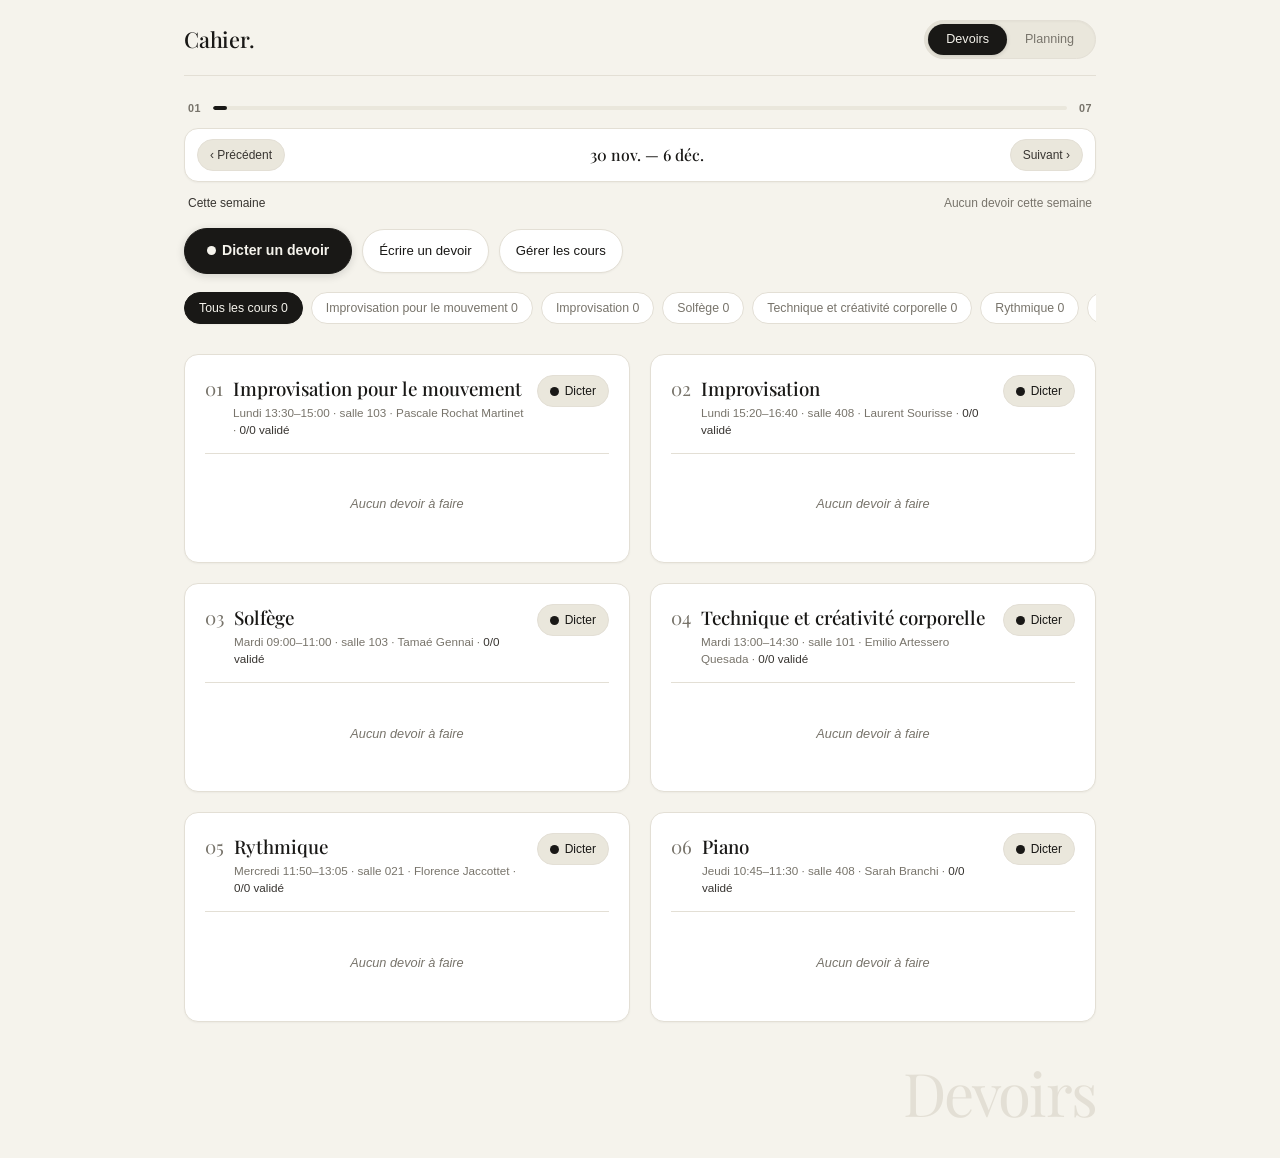
<file: index.html>
<!DOCTYPE html>
<html lang="fr">
  <head>
    <meta charset="UTF-8" />
    <meta name="viewport" content="width=device-width, initial-scale=1, viewport-fit=cover" />
    <meta name="theme-color" content="#f4f2ec" />
    <meta name="apple-mobile-web-app-capable" content="yes" />
    <meta name="mobile-web-app-capable" content="yes" />
    <meta name="apple-mobile-web-app-status-bar-style" content="default" />
    <meta name="apple-mobile-web-app-title" content="Cahier" />
    <title>Cahier</title>
    <link rel="manifest" href="./manifest.json" />
    <link rel="icon" href="./icon.svg" type="image/svg+xml" />
    <link rel="apple-touch-icon" href="./icon-180.png" />
    <link rel="preconnect" href="https://fonts.googleapis.com" />
    <link rel="preconnect" href="https://fonts.gstatic.com" crossorigin />
    <link href="https://fonts.googleapis.com/css2?family=Playfair+Display:ital,wght@0,400;0,500;1,400&display=swap" rel="stylesheet" />
    <link rel="stylesheet" href="./styles.css?v=16" />
  </head>
  <body>
    <div class="app">
      <header class="mast">
        <button type="button" class="brand" id="brand-home" title="Accueil - Devoirs">Cahier.</button>
        <nav class="tabs" aria-label="Sections">
          <button type="button" data-tab="homework" class="active">Devoirs</button>
          <button type="button" data-tab="planning">Planning</button>
        </nav>
      </header>

      <div class="timeline">
        <span>01</span>
        <div class="timeline-track">
          <div id="progress-bar" class="timeline-dot"></div>
        </div>
        <span>07</span>
      </div>

      <div class="week-bar">
        <button type="button" id="prev-week" aria-label="Semaine précédente">‹ Précédent</button>
        <button type="button" id="week-label" title="Revenir à cette semaine"></button>
        <button type="button" id="next-week" aria-label="Semaine suivante">Suivant ›</button>
      </div>
      <div class="hint-bar">
        <span id="today-hint" class="hint"></span>
        <span id="progress-text" class="hint">Aucun devoir</span>
      </div>

      <div id="view-homework">
        <div class="actions">
          <button type="button" id="record" aria-pressed="false">
            <span class="mic-dot" aria-hidden="true"></span>
            <span id="record-label">Dicter un devoir</span>
          </button>
          <button type="button" id="add-text">Écrire un devoir</button>
          <button type="button" id="manage-classes">Gérer les cours</button>
        </div>
        <p id="dictation-live" class="dictation-live" hidden aria-live="polite"></p>
        <div class="filters" id="filters" aria-label="Cours"></div>
        <main id="list" class="grid"></main>
      </div>

      <div id="view-planning" hidden>
        <div class="actions">
          <button type="button" id="add-slot" class="primary">Ajouter un horaire</button>
          <button type="button" id="manage-classes-planning">Gérer les cours</button>
        </div>
        <div id="schedule" class="grid"></div>
      </div>

      <h1 class="display" id="page-word">Devoirs</h1>
    </div>

    <div id="sheet" class="sheet" hidden style="display: none;">
      <div class="sheet-backdrop" data-close="sheet"></div>
      <form id="homework-form" class="sheet-panel" autocomplete="off">
        <button type="button" class="sheet-close" data-close="sheet">Fermer</button>
        <h2 id="sheet-title">Nouveau devoir</h2>
        <label class="field">
          <span>Consigne</span>
          <textarea id="notes" rows="4" placeholder="Qu’est-ce qu’il faut travailler ?"></textarea>
        </label>
        <fieldset class="field">
          <legend>Cours</legend>
          <div id="class-picks" class="picks"></div>
        </fieldset>
        <div class="sheet-actions">
          <button type="button" data-close="sheet">Annuler</button>
          <button type="submit" class="primary">Enregistrer le devoir</button>
        </div>
      </form>
    </div>

    <div id="class-sheet" class="sheet" hidden style="display: none;">
      <div class="sheet-backdrop" data-close="classes"></div>
      <div class="sheet-panel">
        <button type="button" class="sheet-close" data-close="classes">Fermer</button>
        <h2>Cours</h2>
        <p class="hint">Ces cours servent au planning et au classement des devoirs.</p>
        <ul id="class-list" class="plain-list"></ul>
        <form id="class-form" autocomplete="off">
          <label class="field">
            <span>Nouveau cours</span>
            <input id="class-name" type="text" maxlength="40" placeholder="Ex. Arrangement" required />
          </label>
          <div class="sheet-actions">
            <button type="button" data-close="classes">Fermer</button>
            <button type="submit" class="primary">Ajouter le cours</button>
          </div>
        </form>
      </div>
    </div>

    <div id="slot-sheet" class="sheet" hidden style="display: none;">
      <div class="sheet-backdrop" data-close="slot"></div>
      <form id="slot-form" class="sheet-panel" autocomplete="off">
        <button type="button" class="sheet-close" data-close="slot">Fermer</button>
        <h2 id="slot-title">Horaire</h2>
        <fieldset class="field">
          <legend>Jour</legend>
          <div id="day-picks" class="picks"></div>
        </fieldset>
        <div class="field-row">
          <label class="field">
            <span>Début</span>
            <input id="slot-start" type="time" required />
          </label>
          <label class="field">
            <span>Fin</span>
            <input id="slot-end" type="time" required />
          </label>
        </div>
        <fieldset class="field">
          <legend>Cours</legend>
          <div id="slot-class-picks" class="picks"></div>
        </fieldset>
        <label class="field">
          <span>Salle</span>
          <input id="slot-room" type="text" maxlength="20" placeholder="Ex. 408" />
        </label>
        <label class="field">
          <span>Prof / note</span>
          <input id="slot-notes" type="text" maxlength="80" placeholder="Ex. Tamaé Gennai" />
        </label>
        <div class="sheet-actions">
          <button type="button" data-close="slot">Annuler</button>
          <button type="submit" class="primary" id="slot-submit">Ajouter l’horaire</button>
        </div>
      </form>
    </div>

    <p id="toast" class="toast" role="status" hidden style="display: none;"></p>
    <script type="module" src="./js/app.js?v=16"></script>
    <script>
      if ('serviceWorker' in navigator) {
        navigator.serviceWorker.register('./sw.js?v=11', { updateViaCache: 'none' }).then(function (reg) {
          reg.update();
        });
        navigator.serviceWorker.addEventListener('controllerchange', function () {
          window.location.reload();
        });
      }
    </script>
  </body>
</html>
</file>
<file: styles.css>
:root {
  --bg: #f5f3ec;
  --bg-card: #ffffff;
  --bg-subtle: #eae7dc;
  --bg-hover: #edeae0;
  --ink: #191816;
  --ink-soft: #383531;
  --muted: #78746b;
  --line: #e3dfd5;
  --line-strong: #191816;
  --safe-top: env(safe-area-inset-top, 0px);
  --safe-bottom: env(safe-area-inset-bottom, 0px);
  --sans: -apple-system, BlinkMacSystemFont, "SF Pro Text", "Helvetica Neue", Helvetica, Arial, sans-serif;
  --serif: "Playfair Display", Georgia, "Times New Roman", serif;

  --color-done: #205c38;
  --color-done-bg: #eaf4ed;
  --color-done-border: #bfe0cc;

  --color-repeat: #945708;
  --color-repeat-bg: #fdf3e2;
  --color-repeat-border: #f4d9b4;

  --color-todo: #4c4842;
  --color-todo-bg: #ece9df;
  --color-todo-border: #ded8cb;

  --color-danger: #a82828;
  --color-danger-bg: #fdf0f0;
  --color-danger-border: #f8cfcf;

  --shadow-sm: 0 1px 2px rgba(25, 24, 22, 0.04);
  --shadow-md: 0 4px 16px rgba(25, 24, 22, 0.06), 0 1px 3px rgba(25, 24, 22, 0.03);
  --radius-sm: 6px;
  --radius-md: 10px;
  --radius-lg: 14px;
  --radius-pill: 999px;
}

* {
  box-sizing: border-box;
  -webkit-tap-highlight-color: transparent;
}

[hidden] {
  display: none !important;
}

html, body {
  margin: 0;
  min-height: 100%;
  background: var(--bg);
  color: var(--ink);
  font: 15px/1.5 var(--sans);
  text-rendering: optimizeLegibility;
  -webkit-font-smoothing: antialiased;
}

.app {
  max-width: 960px;
  min-height: 100vh;
  margin: 0 auto;
  background: var(--bg);
  padding: calc(20px + var(--safe-top)) 24px calc(36px + var(--safe-bottom));
}

/* Base button & inputs */
button, textarea, input {
  font: inherit;
  color: inherit;
}

button {
  display: inline-flex;
  align-items: center;
  justify-content: center;
  gap: 6px;
  padding: 8px 14px;
  border: 1px solid transparent;
  border-radius: var(--radius-pill);
  background: none;
  cursor: pointer;
  font-weight: 500;
  font-size: 0.88rem;
  transition: all 0.15s ease;
  user-select: none;
  touch-action: manipulation;
}

button:active {
  transform: scale(0.97);
}

button:disabled {
  opacity: 0.35;
  cursor: not-allowed;
  transform: none;
}

/* Masthead & Branding */
.mast {
  display: flex;
  justify-content: space-between;
  align-items: center;
  margin-bottom: 24px;
  padding-bottom: 16px;
  border-bottom: 1px solid var(--line);
}

button.brand,
.brand {
  margin: 0;
  padding: 0;
  background: transparent;
  border: 0;
  color: var(--ink);
  font-family: var(--serif);
  font-size: 1.45rem;
  letter-spacing: -0.01em;
  font-weight: 500;
  cursor: pointer;
  text-align: left;
  line-height: 1.2;
}

/* Tabs / Segmented Control */
.tabs {
  display: inline-flex;
  background: var(--bg-subtle);
  padding: 3px;
  border-radius: var(--radius-pill);
  border: 1px solid var(--line);
  box-shadow: inset 0 1px 2px rgba(0,0,0,0.03);
}

.tabs button {
  padding: 6px 18px;
  border: 0;
  border-radius: var(--radius-pill);
  font-size: 0.84rem;
  font-weight: 500;
  color: var(--muted);
  background: transparent;
}

.tabs button.active {
  background: var(--ink);
  color: var(--bg);
  box-shadow: 0 1px 4px rgba(0,0,0,0.15);
}

/* Week Navigator Bar */
.week-bar {
  display: flex;
  align-items: center;
  justify-content: space-between;
  gap: 10px;
  padding: 8px 12px;
  background: var(--bg-card);
  border: 1px solid var(--line);
  border-radius: var(--radius-lg);
  box-shadow: var(--shadow-sm);
  margin-bottom: 12px;
}

.week-bar button {
  padding: 6px 12px;
  font-size: 0.84rem;
  color: var(--ink-soft);
}

#prev-week, #next-week {
  background: var(--bg-subtle);
  border: 1px solid var(--line);
  padding: 6px 12px;
  font-size: 0.8rem;
  border-radius: var(--radius-pill);
}

#week-label {
  font-family: var(--serif);
  font-size: 1.05rem;
  font-weight: 500;
  border: 0;
  padding: 6px 12px;
  border-radius: var(--radius-pill);
  color: var(--ink);
}

#week-label:hover {
  background: var(--bg-subtle);
}

/* Timeline & Progress Indicator */
.timeline {
  display: grid;
  grid-template-columns: auto 1fr auto;
  align-items: center;
  gap: 12px;
  color: var(--muted);
  font-size: 0.72rem;
  font-weight: 600;
  letter-spacing: 0.05em;
  margin-bottom: 12px;
  padding: 0 4px;
}

.timeline-track {
  position: relative;
  height: 4px;
  background: var(--bg-subtle);
  border-radius: var(--radius-pill);
  overflow: hidden;
}

.timeline-dot {
  position: absolute;
  top: 0;
  left: 0;
  height: 100%;
  width: 14px;
  border-radius: var(--radius-pill);
  background: var(--ink);
  transition: left 0.3s cubic-bezier(0.4, 0, 0.2, 1);
}

.hint-bar {
  display: flex;
  justify-content: space-between;
  align-items: baseline;
  padding: 0 4px;
  margin-bottom: 16px;
}

.hint {
  margin: 0;
  color: var(--muted);
  font-size: 0.8rem;
}

#today-hint {
  font-weight: 500;
  color: var(--ink-soft);
}

/* Hero Actions Bar */
.actions {
  display: flex;
  flex-wrap: wrap;
  gap: 10px;
  align-items: center;
  margin: 16px 0 18px;
}

/* Dictate Hero Button */
#record {
  min-height: 46px;
  padding: 10px 22px;
  background: var(--ink);
  color: var(--bg);
  border-radius: var(--radius-pill);
  font-weight: 600;
  font-size: 0.94rem;
  box-shadow: 0 2px 8px rgba(25, 24, 22, 0.16);
  border: 1px solid var(--ink);
}

#record.active {
  background: #b91c1c;
  color: #ffffff;
  border-color: #991b1b;
  box-shadow: 0 0 0 4px rgba(185, 28, 28, 0.2);
  animation: pulse-recording 1.8s infinite;
}

@keyframes pulse-recording {
  0% { transform: scale(1); }
  50% { transform: scale(1.02); }
  100% { transform: scale(1); }
}

.mic-dot {
  display: inline-block;
  width: 9px;
  height: 9px;
  border-radius: 50%;
  background: currentColor;
}

/* Secondary Action Buttons */
#add-text, #manage-classes, #add-slot, #manage-classes-planning {
  min-height: 44px;
  padding: 9px 16px;
  background: var(--bg-card);
  border: 1px solid var(--line);
  color: var(--ink);
  border-radius: var(--radius-pill);
  font-size: 0.88rem;
  box-shadow: var(--shadow-sm);
}

#add-text:hover, #manage-classes:hover, #add-slot:hover, #manage-classes-planning:hover {
  background: var(--bg-hover);
}

#add-slot {
  background: var(--ink);
  color: var(--bg);
  border-color: var(--ink);
}

/* Live Dictation Feedback */
.dictation-live {
  display: none !important;
}

.dictation-live:not([hidden]) {
  display: block !important;
  margin: 0 0 16px;
  padding: 12px 16px;
  background: var(--bg-card);
  border: 1px solid var(--line);
  border-left: 3px solid var(--ink);
  border-radius: var(--radius-md);
  font-family: var(--serif);
  font-size: 1.05rem;
  font-style: italic;
  color: var(--ink);
  box-shadow: var(--shadow-sm);
}

/* Horizontal Filters */
.filters {
  display: flex;
  gap: 8px;
  overflow-x: auto;
  padding-bottom: 6px;
  margin-bottom: 24px;
  scrollbar-width: none;
  -webkit-overflow-scrolling: touch;
}

.filters::-webkit-scrollbar {
  display: none;
}

.filters button {
  white-space: nowrap;
  padding: 6px 14px;
  font-size: 0.82rem;
  background: var(--bg-card);
  border: 1px solid var(--line);
  border-radius: var(--radius-pill);
  color: var(--muted);
  font-weight: 500;
}

.filters button.active {
  background: var(--ink);
  color: var(--bg);
  border-color: var(--ink);
  box-shadow: var(--shadow-sm);
}

/* Grid Layout */
.grid {
  display: grid;
  grid-template-columns: repeat(2, minmax(0, 1fr));
  gap: 20px;
}

/* Course Card (Devoirs View) */
.course-card {
  display: flex;
  flex-direction: column;
  background: var(--bg-card);
  border: 1px solid var(--line);
  border-radius: var(--radius-lg);
  padding: 20px;
  box-shadow: var(--shadow-sm);
  transition: border-color 0.15s ease, box-shadow 0.15s ease;
}

.course-card:hover {
  border-color: #d1ccbe;
  box-shadow: var(--shadow-md);
}

.course-head {
  display: flex;
  justify-content: space-between;
  align-items: flex-start;
  gap: 12px;
  padding-bottom: 14px;
  border-bottom: 1px solid var(--line);
  margin-bottom: 12px;
}

.course-info {
  display: flex;
  align-items: baseline;
  gap: 10px;
  min-width: 0;
}

.course-index {
  font-family: var(--serif);
  font-size: 1.25rem;
  color: var(--muted);
  font-weight: 400;
}

.course-title {
  margin: 0;
  font-family: var(--serif);
  font-size: 1.25rem;
  font-weight: 500;
  line-height: 1.25;
}

.course-meta {
  margin: 3px 0 0;
  color: var(--muted);
  font-size: 0.78rem;
}

.course-counter {
  font-weight: 500;
  color: var(--ink-soft);
}

/* Button to dictate for a single course */
.btn-dictate-course {
  flex-shrink: 0;
  padding: 6px 12px;
  font-size: 0.8rem;
  background: var(--bg-subtle);
  border: 1px solid var(--line);
  border-radius: var(--radius-pill);
  color: var(--ink);
}

.btn-dictate-course:hover {
  background: var(--ink);
  color: var(--bg);
  border-color: var(--ink);
}

.course-body {
  display: flex;
  flex-direction: column;
  gap: 10px;
}

.course-empty {
  padding: 16px 0;
  color: var(--muted);
  font-size: 0.85rem;
  font-style: italic;
  text-align: center;
}

/* Homework Item Card */
.item {
  background: #faf9f6;
  border: 1px solid var(--line);
  border-radius: var(--radius-md);
  padding: 12px 14px;
  transition: all 0.15s ease;
}

.item-done {
  background: #fdfdfc;
  opacity: 0.65;
  border-color: #ece8de;
}

.item-done .item-notes {
  text-decoration: line-through;
  color: var(--muted);
}

.item-repeat {
  border-left: 3px solid var(--color-repeat);
}

.item-head {
  display: flex;
  justify-content: space-between;
  align-items: center;
  gap: 8px;
  margin-bottom: 8px;
}

/* Status Badges */
.badge {
  display: inline-flex;
  align-items: center;
  gap: 5px;
  padding: 3px 8px;
  font-size: 0.72rem;
  font-weight: 600;
  border-radius: var(--radius-pill);
  letter-spacing: 0.02em;
  text-transform: uppercase;
}

.badge-todo {
  background: var(--color-todo-bg);
  color: var(--color-todo);
  border: 1px solid var(--color-todo-border);
}

.badge-repeat {
  background: var(--color-repeat-bg);
  color: var(--color-repeat);
  border: 1px solid var(--color-repeat-border);
}

.badge-done {
  background: var(--color-done-bg);
  color: var(--color-done);
  border: 1px solid var(--color-done-border);
}

.badge-repeat-count {
  font-size: 0.72rem;
  color: var(--color-repeat);
  font-weight: 600;
}

.item-notes {
  margin: 0 0 12px;
  font-size: 0.95rem;
  line-height: 1.45;
  color: var(--ink);
  word-break: break-word;
}

/* Tactile Item Action Buttons */
.item-actions {
  display: flex;
  flex-wrap: wrap;
  gap: 6px;
  align-items: center;
}

.btn-action {
  min-height: 32px;
  padding: 5px 10px;
  font-size: 0.78rem;
  border-radius: var(--radius-pill);
  background: var(--bg-card);
  border: 1px solid var(--line);
  color: var(--ink-soft);
}

.btn-action:hover {
  background: var(--bg-hover);
  border-color: #cfcaba;
}

.btn-validate {
  background: var(--color-done-bg);
  color: var(--color-done);
  border-color: var(--color-done-border);
  font-weight: 600;
}

.btn-validate:hover {
  background: var(--color-done);
  color: #ffffff;
  border-color: var(--color-done);
}

.btn-undo {
  background: var(--bg-card);
  color: var(--muted);
  border-color: var(--line);
}

.btn-repeat {
  background: var(--color-repeat-bg);
  color: var(--color-repeat);
  border-color: var(--color-repeat-border);
}

.btn-repeat:hover {
  background: var(--color-repeat);
  color: #ffffff;
  border-color: var(--color-repeat);
}

.btn-postpone {
  color: var(--muted);
}

.btn-delete {
  color: var(--color-danger);
  border-color: transparent;
  padding: 5px 8px;
}

.btn-delete:hover {
  background: var(--color-danger-bg);
  border-color: var(--color-danger-border);
}

/* Planning View (Emploi du temps) */
#schedule {
  display: flex;
  flex-direction: column;
  gap: 20px;
}

.day-row {
  background: var(--bg-card);
  border: 1px solid var(--line);
  border-radius: var(--radius-lg);
  padding: 20px;
  box-shadow: var(--shadow-sm);
}

.day-row.is-today {
  border-color: var(--ink);
  box-shadow: 0 0 0 1px var(--ink), var(--shadow-sm);
}

.day-head {
  display: flex;
  justify-content: space-between;
  align-items: baseline;
  gap: 12px;
  padding-bottom: 12px;
  border-bottom: 1px solid var(--line);
  margin-bottom: 12px;
}

.day-title {
  display: flex;
  align-items: center;
  gap: 10px;
  margin: 0;
  font-family: var(--serif);
  font-size: 1.35rem;
  font-weight: 500;
}

.today-tag {
  display: inline-block;
  padding: 2px 8px;
  font-family: var(--sans);
  font-size: 0.68rem;
  font-weight: 700;
  text-transform: uppercase;
  letter-spacing: 0.04em;
  background: var(--ink);
  color: var(--bg);
  border-radius: var(--radius-pill);
}

.day-date {
  color: var(--muted);
  font-size: 0.84rem;
}

.day-slots {
  display: flex;
  flex-direction: column;
  gap: 12px;
}

.empty-day {
  margin: 0;
  padding: 8px 0;
  color: var(--muted);
  font-size: 0.85rem;
  font-style: italic;
}

/* Slot Card (2-step display: 1. Overview / 2. Details on tap) */
.slot-card {
  background: #faf9f6;
  border: 1px solid var(--line);
  border-radius: var(--radius-md);
  overflow: hidden;
  transition: border-color 0.15s ease, box-shadow 0.15s ease, background-color 0.15s ease;
}

.slot-card.is-expanded {
  background: #ffffff;
  border-color: #cfc8ba;
  box-shadow: var(--shadow-md);
}

/* 1ère étape : En-tête / Résumé synthétique cliquable */
.slot-summary {
  display: flex;
  align-items: center;
  justify-content: space-between;
  gap: 12px;
  padding: 12px 14px;
  cursor: pointer;
  user-select: none;
  touch-action: manipulation;
  transition: background-color 0.12s ease;
}

.slot-summary:hover {
  background: rgba(0, 0, 0, 0.025);
}

.slot-summary:active {
  background: rgba(0, 0, 0, 0.05);
}

.slot-summary-main {
  display: flex;
  flex-direction: column;
  gap: 4px;
  min-width: 0;
  flex: 1;
}

.slot-summary-top {
  display: flex;
  align-items: center;
  gap: 8px;
  flex-wrap: wrap;
}

.slot-time {
  display: inline-block;
  font-weight: 600;
  font-size: 0.82rem;
  color: var(--ink);
  background: var(--bg-card);
  padding: 2px 8px;
  border: 1px solid var(--line);
  border-radius: var(--radius-sm);
  font-variant-numeric: tabular-nums;
  flex-shrink: 0;
}

.slot-title {
  margin: 0;
  font-size: 1.05rem;
  font-weight: 600;
  color: var(--ink);
  line-height: 1.3;
}

.slot-location {
  margin: 0;
  display: flex;
  flex-wrap: wrap;
  gap: 6px;
  align-items: center;
  font-size: 0.8rem;
  color: var(--muted);
}

.slot-tag {
  background: var(--bg-card);
  border: 1px solid var(--line);
  padding: 1px 6px;
  border-radius: 4px;
  font-weight: 500;
  color: var(--ink-soft);
}

.slot-prof {
  color: var(--muted);
}

.slot-summary-side {
  display: flex;
  align-items: center;
  gap: 8px;
  flex-shrink: 0;
}

/* Badge résumé devoirs dans l'en-tête */
.slot-hw-pill {
  display: inline-flex;
  align-items: center;
  padding: 3px 8px;
  border-radius: var(--radius-pill);
  font-size: 0.75rem;
  font-weight: 600;
  letter-spacing: 0.01em;
  white-space: nowrap;
}

.slot-hw-pill.is-none {
  background: var(--bg-subtle);
  color: var(--muted);
}

.slot-hw-pill.is-pending {
  background: var(--color-repeat-bg);
  color: var(--color-repeat);
  border: 1px solid var(--color-repeat-border);
}

.slot-hw-pill.is-done {
  background: var(--color-done-bg);
  color: var(--color-done);
  border: 1px solid var(--color-done-border);
}

/* Chevron d'indication */
.slot-chevron {
  display: inline-flex;
  align-items: center;
  justify-content: center;
  width: 20px;
  height: 20px;
  font-size: 1.15rem;
  font-weight: 600;
  color: var(--muted);
  line-height: 1;
  transition: transform 0.2s cubic-bezier(0.2, 0, 0, 1), color 0.15s ease;
  transform-origin: center;
}

.slot-card.is-expanded .slot-chevron {
  transform: rotate(90deg);
  color: var(--ink);
}

/* 2ème étape : Volet détaillé des devoirs (déplié sur clic) */
.slot-details {
  border-top: 1px solid var(--line);
  background: #faf8f4;
  padding: 16px;
  animation: slot-open 0.18s ease-out;
}

@keyframes slot-open {
  from {
    opacity: 0;
    transform: translateY(-4px);
  }
  to {
    opacity: 1;
    transform: translateY(0);
  }
}

.slot-details-head {
  display: flex;
  justify-content: space-between;
  align-items: center;
  gap: 10px;
  margin-bottom: 12px;
  flex-wrap: wrap;
}

.slot-details-title h4 {
  margin: 0;
  font-family: var(--serif);
  font-size: 1.05rem;
  font-weight: 500;
  color: var(--ink);
}

.slot-details-count {
  display: block;
  font-size: 0.78rem;
  color: var(--muted);
  margin-top: 2px;
}

.slot-details-quick-actions {
  display: flex;
  gap: 6px;
  align-items: center;
}

.btn-dictate-sm {
  background: var(--ink);
  color: var(--bg);
  border-color: var(--ink);
  padding: 5px 12px;
  font-size: 0.8rem;
  font-weight: 500;
  border-radius: var(--radius-pill);
}

.btn-dictate-sm:hover {
  background: #333;
}

.btn-write-sm {
  background: var(--bg-card);
  color: var(--ink);
  border: 1px solid var(--line);
  padding: 5px 12px;
  font-size: 0.8rem;
  font-weight: 500;
  border-radius: var(--radius-pill);
}

.btn-write-sm:hover {
  background: var(--bg-hover);
  border-color: var(--ink);
}

/* Cartes individuelles des devoirs dans le créneau */
.slot-hw-list {
  display: flex;
  flex-direction: column;
  gap: 10px;
}

.slot-hw-card {
  background: var(--bg-card);
  border: 1px solid var(--line);
  border-radius: var(--radius-md);
  padding: 12px 14px;
  box-shadow: var(--shadow-sm);
  transition: all 0.15s ease;
}

.slot-hw-card.item-done {
  opacity: 0.82;
  background: #fafaf8;
}

.slot-hw-top {
  display: flex;
  align-items: center;
  justify-content: space-between;
  gap: 8px;
  margin-bottom: 8px;
}

.slot-hw-text {
  margin: 0 0 10px;
  font-size: 0.95rem;
  line-height: 1.45;
  color: var(--ink);
}

.slot-hw-card.item-done .slot-hw-text {
  text-decoration: line-through;
  color: var(--muted);
}

.slot-hw-empty {
  padding: 18px 12px;
  text-align: center;
  background: var(--bg-card);
  border: 1px dashed var(--line);
  border-radius: var(--radius-md);
  margin-bottom: 10px;
}

.slot-hw-empty p {
  margin: 0 0 10px;
  color: var(--muted);
  font-size: 0.85rem;
  font-style: italic;
}

/* Pied de carte : gestion d'horaire discrète */
.slot-footer {
  display: flex;
  justify-content: flex-end;
  gap: 14px;
  margin-top: 14px;
  padding-top: 10px;
  border-top: 1px dashed var(--line);
}

.btn-subtle {
  background: none;
  border: none;
  padding: 4px 6px;
  font-size: 0.78rem;
  color: var(--muted);
  cursor: pointer;
  border-radius: var(--radius-sm);
  transition: color 0.15s ease;
}

.btn-subtle:hover {
  color: var(--ink);
  text-decoration: underline;
}

.btn-danger-subtle:hover {
  color: var(--color-danger);
  text-decoration: underline;
}

/* Bottom decorative watermark */
.display {
  margin: 40px 0 0;
  font-family: var(--serif);
  font-weight: 400;
  font-size: clamp(2.4rem, 8vw, 4rem);
  line-height: 1;
  letter-spacing: -0.03em;
  text-align: right;
  color: var(--line);
  user-select: none;
  pointer-events: none;
}

/* Sheets & Modal Dialogs */
.sheet {
  display: none !important;
}

.sheet.is-open {
  position: fixed !important;
  inset: 0 !important;
  z-index: 100 !important;
  display: flex !important;
  align-items: flex-end !important;
  justify-content: center !important;
}

.sheet-backdrop {
  position: absolute;
  inset: 0;
  background: rgba(25, 24, 22, 0.45);
  backdrop-filter: blur(4px);
  -webkit-backdrop-filter: blur(4px);
  cursor: pointer;
  touch-action: manipulation;
}

.sheet-panel {
  position: relative;
  width: 100%;
  max-width: 600px;
  max-height: 88vh;
  overflow-y: auto;
  background: var(--bg);
  border-radius: 20px 20px 0 0;
  padding: 24px 24px calc(28px + var(--safe-bottom));
  box-shadow: 0 -4px 24px rgba(0, 0, 0, 0.12);
  z-index: 1;
}

.sheet-panel h2 {
  margin: 0 0 16px;
  font-family: var(--serif);
  font-size: 1.85rem;
  font-weight: 500;
}

.sheet-close {
  position: absolute;
  top: 18px;
  right: 18px;
  padding: 8px 16px;
  background: var(--bg-card);
  border: 1px solid var(--line);
  font-size: 0.85rem;
  font-weight: 500;
  cursor: pointer;
  z-index: 2;
  touch-action: manipulation;
}

.field, fieldset.field {
  display: block;
  margin: 16px 0;
  border: 0;
  padding: 0;
}

.field span, .field legend {
  display: block;
  margin-bottom: 6px;
  color: var(--muted);
  font-size: 0.8rem;
  font-weight: 600;
  text-transform: uppercase;
  letter-spacing: 0.03em;
}

textarea, input[type="text"], input[type="time"] {
  width: 100%;
  padding: 10px 12px;
  background: var(--bg-card);
  border: 1px solid var(--line);
  border-radius: var(--radius-md);
  font-size: 0.95rem;
  color: var(--ink);
  transition: border-color 0.15s ease, box-shadow 0.15s ease;
}

textarea:focus, input[type="text"]:focus, input[type="time"]:focus {
  outline: none;
  border-color: var(--ink);
  box-shadow: 0 0 0 3px rgba(25, 24, 22, 0.08);
}

.field-row {
  display: grid;
  grid-template-columns: 1fr 1fr;
  gap: 12px;
}

.sheet-actions {
  display: flex;
  gap: 10px;
  margin-top: 24px;
}

.sheet-actions button {
  flex: 1;
  min-height: 44px;
}

.sheet-actions button.primary {
  background: var(--ink);
  color: var(--bg);
  border-color: var(--ink);
}

/* Chips in sheet */
.picks {
  display: flex;
  flex-wrap: wrap;
  gap: 6px;
}

.pick {
  display: inline-flex;
  align-items: center;
  min-height: 36px;
  padding: 6px 12px;
  background: var(--bg-card);
  border: 1px solid var(--line);
  border-radius: var(--radius-pill);
  font-size: 0.82rem;
  cursor: pointer;
  user-select: none;
}

.pick.active {
  background: var(--ink);
  color: var(--bg);
  border-color: var(--ink);
}

.plain-list {
  list-style: none;
  margin: 0 0 20px;
  padding: 0;
}

.plain-list li {
  display: flex;
  justify-content: space-between;
  align-items: center;
  gap: 12px;
  padding: 10px 12px;
  background: var(--bg-card);
  border: 1px solid var(--line);
  border-radius: var(--radius-md);
  margin-bottom: 8px;
}

.plain-list li button {
  padding: 4px 10px;
  font-size: 0.78rem;
  color: var(--color-danger);
  border-color: var(--color-danger-border);
}

.sr-only {
  position: absolute;
  width: 1px;
  height: 1px;
  overflow: hidden;
  clip: rect(0, 0, 0, 0);
}

/* Toast */
.toast {
  display: none !important;
}

.toast:not([hidden]) {
  display: block !important;
  position: fixed;
  left: 50%;
  bottom: calc(20px + var(--safe-bottom));
  transform: translateX(-50%);
  margin: 0;
  padding: 10px 18px;
  background: var(--ink);
  color: var(--bg);
  border-radius: var(--radius-pill);
  font-size: 0.88rem;
  font-weight: 500;
  box-shadow: 0 4px 16px rgba(0, 0, 0, 0.2);
  z-index: 120;
  animation: toast-in 0.2s ease;
  pointer-events: none;
}

@keyframes toast-in {
  from { opacity: 0; transform: translate(-50%, 8px); }
  to { opacity: 1; transform: translate(-50%, 0); }
}

#view-homework:not([hidden]),
#view-planning:not([hidden]) {
  display: block;
}

#view-homework[hidden],
#view-planning[hidden] {
  display: none !important;
}

/* Mobile Responsiveness */
@media (max-width: 768px) {
  .app {
    padding: calc(14px + var(--safe-top)) 16px calc(24px + var(--safe-bottom));
  }

  .grid {
    grid-template-columns: 1fr;
    gap: 16px;
  }

  .actions {
    gap: 8px;
  }

  #record {
    width: 100%;
    order: -1;
  }

  #add-text, #manage-classes, #add-slot, #manage-classes-planning {
    flex: 1;
    min-height: 42px;
    padding: 8px 12px;
    font-size: 0.84rem;
  }

  .course-card {
    padding: 16px;
  }

  .course-title {
    font-size: 1.15rem;
  }

  .day-row {
    padding: 16px;
  }

  .day-title {
    font-size: 1.2rem;
  }

  .slot-card,
  .slot-row {
    padding: 0;
  }

  .slot-summary {
    padding: 10px 12px;
  }

  .slot-details {
    padding: 12px;
  }

  .item {
    padding: 10px 12px;
  }

  .item-actions {
    justify-content: flex-start;
  }

  .display {
    font-size: 2.2rem;
    text-align: center;
    margin-top: 24px;
  }
}
</file>
